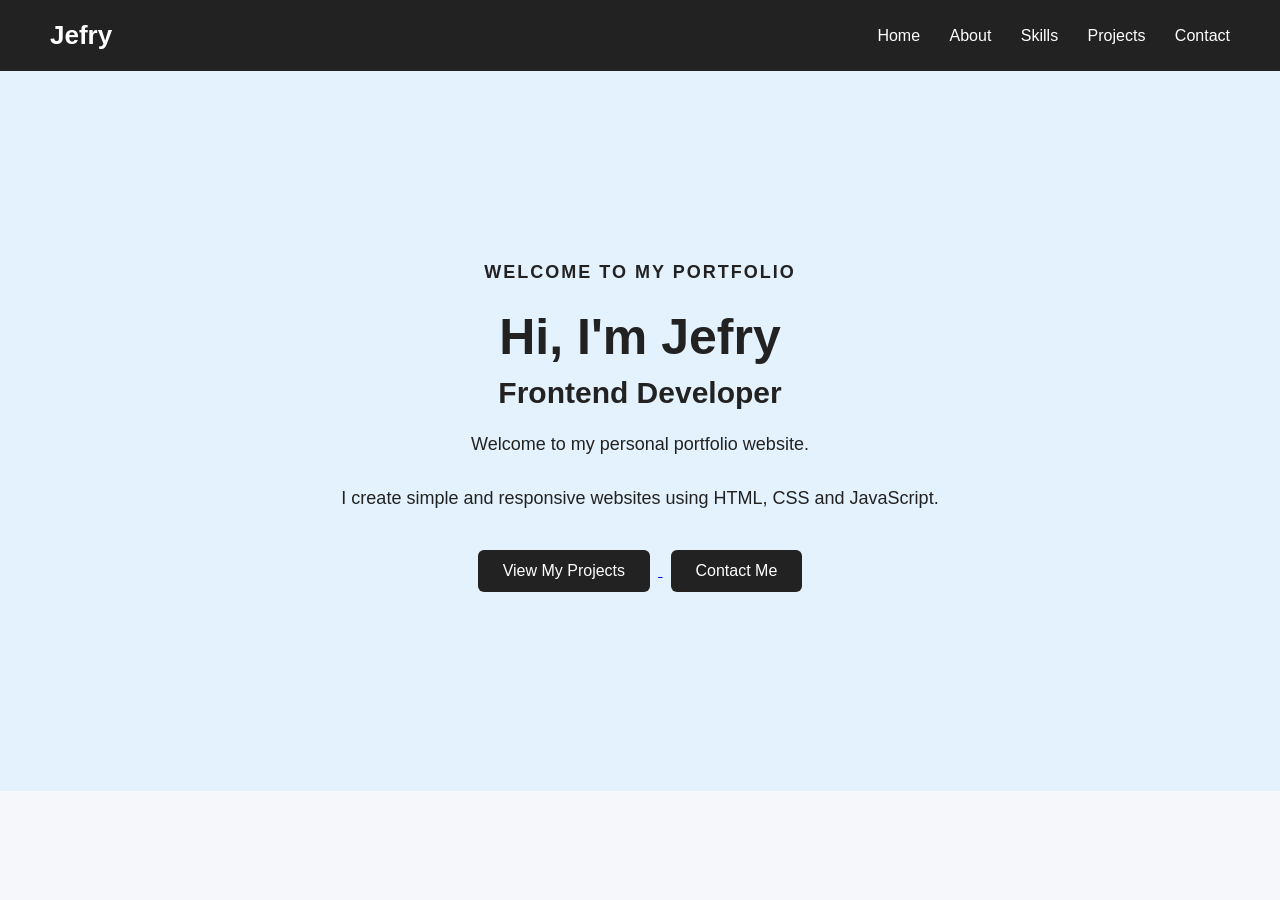
<file: index.html>
<!DOCTYPE html>
<html>
<head>
    <title>Jefry - Frontend Developer</title>
    <link rel="stylesheet" href="style.css">
</head>

<body>

    <nav>
        <h2>Jefry</h2>

        <div>
            <a href="index.html">Home</a>
            <a href="about.html">About</a>
            <a href="skills.html">Skills</a>
            <a href="projects.html">Projects</a>
            <a href="contact.html">Contact</a>
        </div>
    </nav>

    <section id="home">

        <div class="home-content">

            <p class="welcome">WELCOME TO MY PORTFOLIO</p>

            <h1>Hi, I'm Jefry</h1>

            <h2>Frontend Developer</h2>
            <p>Welcome to my personal portfolio website.</p>

            <p>
                I create simple and responsive websites
                using HTML, CSS and JavaScript.
            </p>

            <div class="home-buttons">
                <a href="projects.html">
                    <button>View My Projects</button>
                </a>

                <a href="contact.html">
                    <button>Contact Me</button>
                </a>
            </div>

        </div>

    </section>

</body>
</html>
</file>
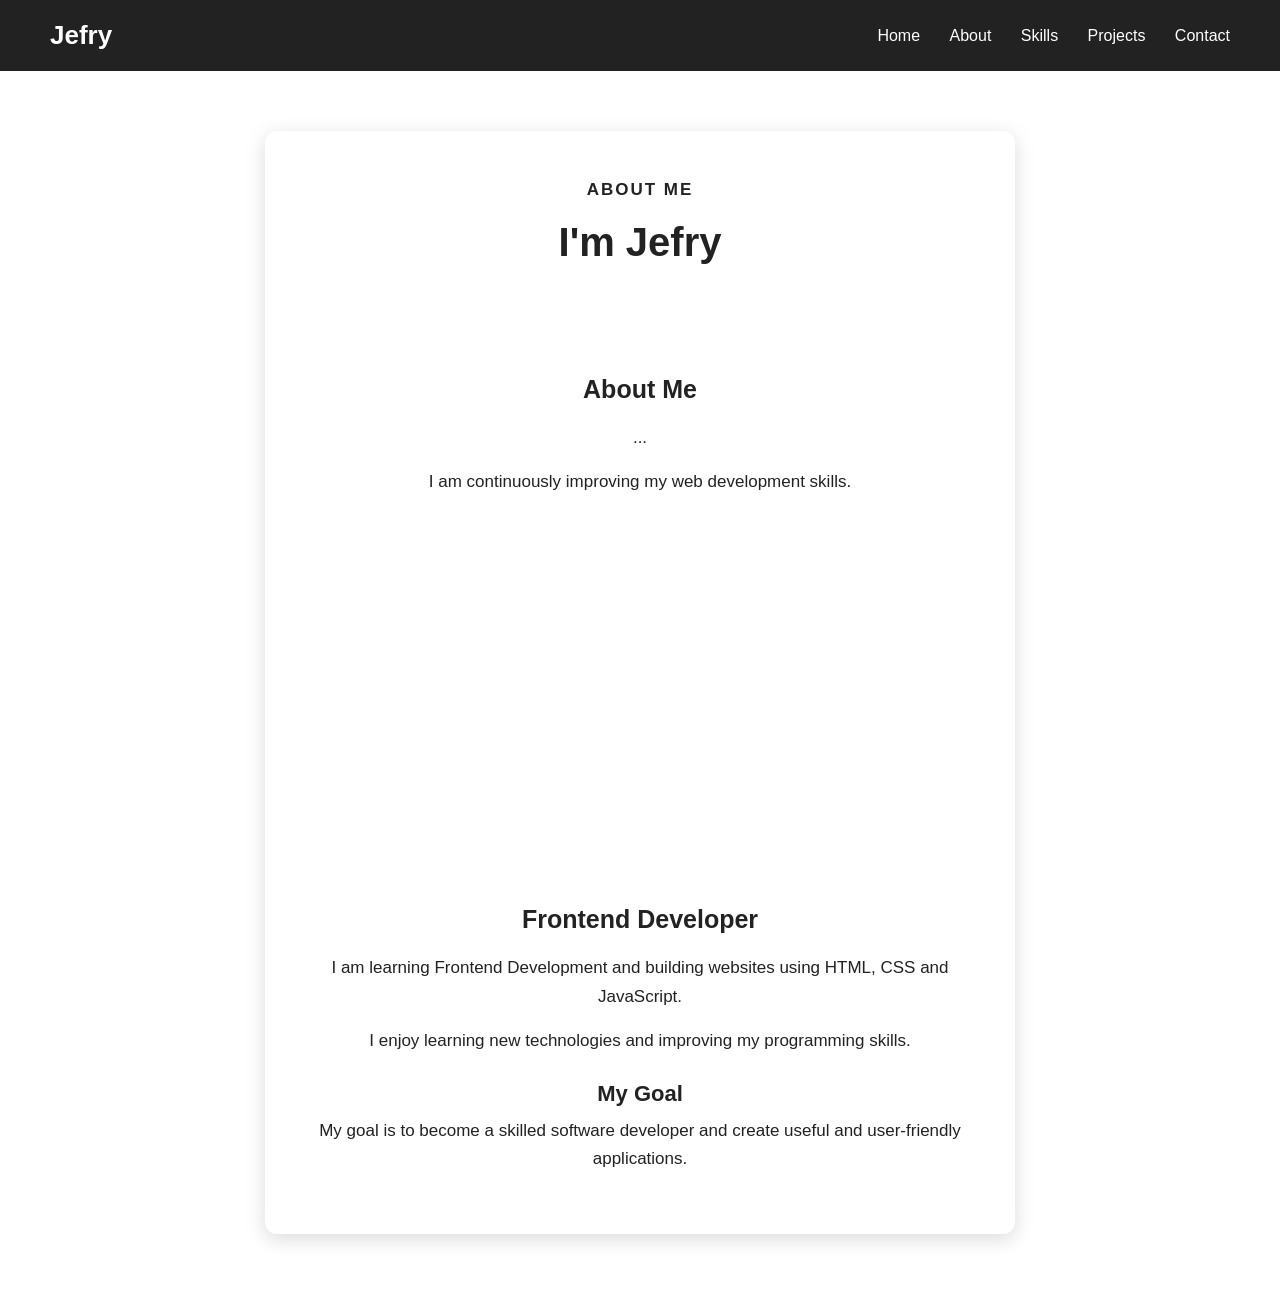
<file: about.html>
<!DOCTYPE html>
<html>
<head>
    <title>About Me - Jefry</title>
    <link rel="stylesheet" href="style.css">
</head>

<body>

    <nav>
        <h2>Jefry</h2>

        <div>
            <a href="index.html">Home</a>
            <a href="about.html">About</a>
            <a href="skills.html">Skills</a>
            <a href="projects.html">Projects</a>
            <a href="contact.html">Contact</a>
        </div>
    </nav>

    <section id="about">

        <div class="about-container">

            <div class="about-card">

                <p class="section-title">ABOUT ME</p>

                <h1>I'm Jefry</h1>
                <section class="about">
    <h2>About Me</h2>
    <p>...</p>
    <p>I am continuously improving my web development skills.</p>
</section>

                <h2>Frontend Developer</h2>

                <p>
                    I am learning Frontend Development and
                    building websites using HTML, CSS and JavaScript.
                </p>

                <p>
                    I enjoy learning new technologies and
                    improving my programming skills.
                </p>

                <h3>My Goal</h3>

                <p>
                    My goal is to become a skilled software developer
                    and create useful and user-friendly applications.
                </p>

            </div>

        </div>

    </section>

</body>
</html>
</file>
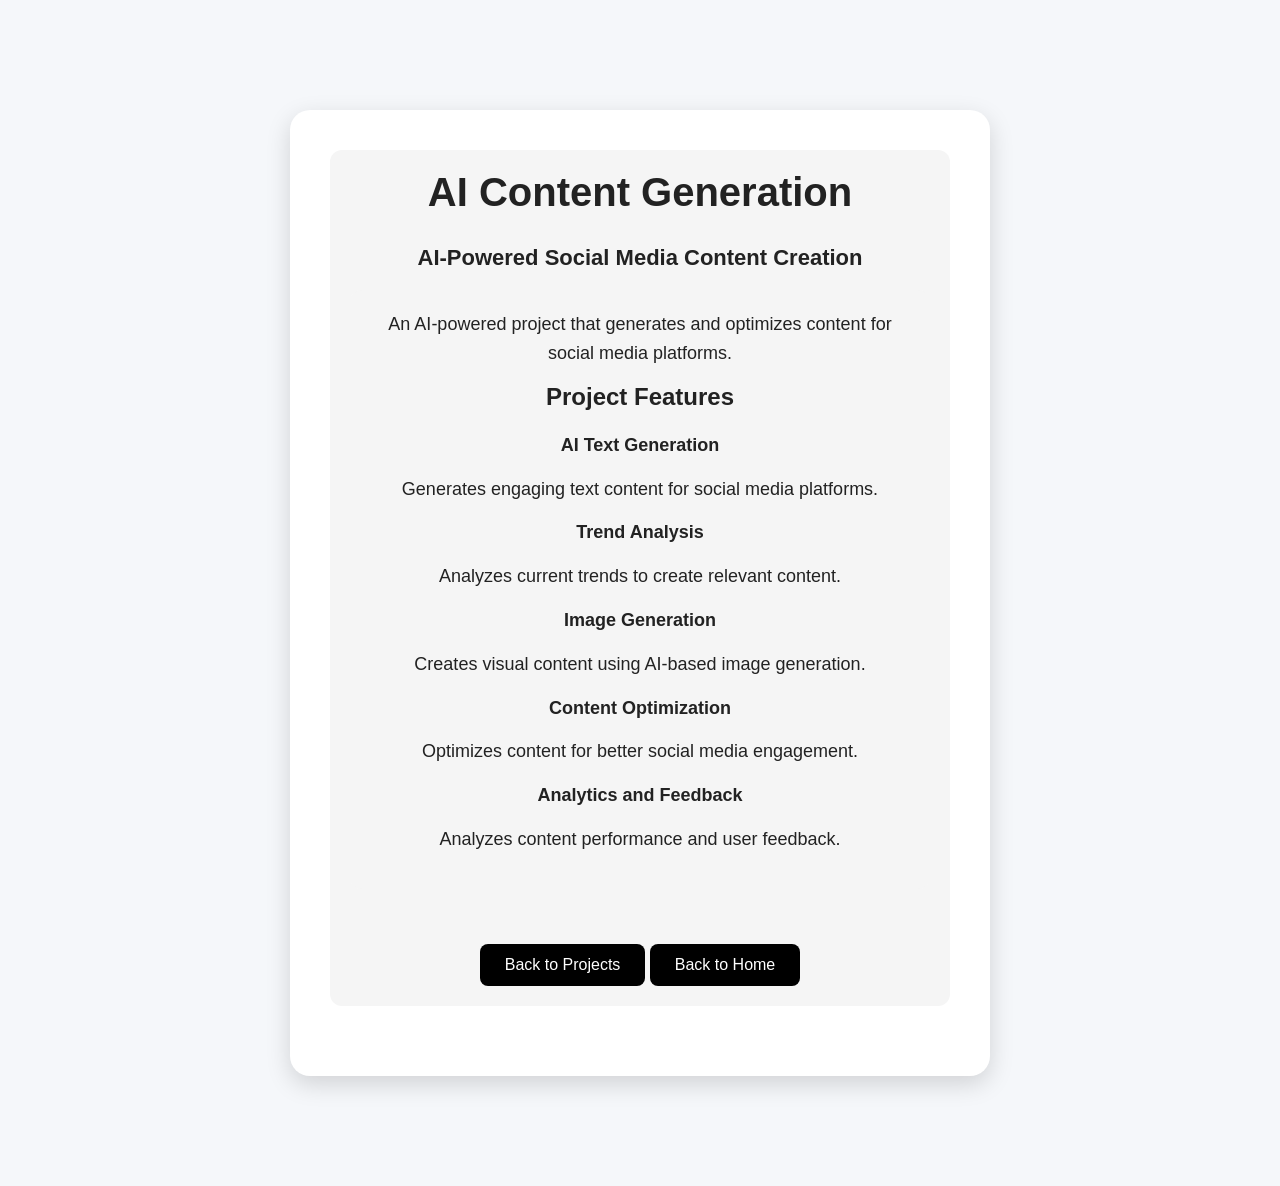
<file: ai-project.html>
<!DOCTYPE html>
<html>
<head>
    <title>AI Content Generation</title>
    <link rel="stylesheet" href="style.css">
    <style>
    body {
        font-family: Arial, sans-serif;
        background: #f5f7fa;
        text-align: center;
        padding: 50px;
    }

    h1 {
        font-size: 40px;
        margin-bottom: 20px;
    }

    p {
        font-size: 18px;
        line-height: 1.6;
    }

    h2 {
        margin-top: 35px;
    }

    ul {
        list-style: none;
        padding: 0;
    }

    li {
        background: white;
        margin: 10px auto;
        padding: 12px;
        max-width: 400px;
        border-radius: 8px;
    }

    a {
        display: inline-block;
        margin-top: 25px;
        text-decoration: none;
        padding: 12px 20px;
        background: black;
        color: white;
        border-radius: 8px;
    }
    .ai-project-card {
    max-width: 700px;
    margin: 60px auto;
    padding: 40px;
    background: white;
    border-radius: 20px;
    box-shadow: 0 8px 25px rgba(0,0,0,0.15);
    text-align: center;
}

.ai-project-card h1 {
    margin-bottom: 25px;
}

.project-description {
    background: #f5f5f5;
    padding: 20px;
    border-radius: 12px;
    margin-bottom: 30px;
}

.ai-project-card a {
    display: inline-block;
    padding: 12px 25px;
    background: black;
    color: white;
    text-decoration: none;
    border-radius: 8px;
}
</style>
</head>

<body>

<div class="ai-project-card">

    <div class="project-description">
        <h1>AI Content Generation</h1>

<p class="project-subtitle">
    AI-Powered Social Media Content Creation
</p>

<div class="project-description">

    <p>
        An AI-powered project that generates and
        optimizes content for social media platforms.
    </p>

    <h2>Project Features</h2>

    <p><strong>AI Text Generation</strong></p>
    <p>Generates engaging text content for social media platforms.</p>

    <p><strong>Trend Analysis</strong></p>
    <p>Analyzes current trends to create relevant content.</p>

    <p><strong>Image Generation</strong></p>
    <p>Creates visual content using AI-based image generation.</p>

    <p><strong>Content Optimization</strong></p>
    <p>Optimizes content for better social media engagement.</p>

    <p><strong>Analytics and Feedback</strong></p>
    <p>Analyzes content performance and user feedback.</p>

</div>


    <a href="projects.html">Back to Projects</a>
<a href="index.html">Back to Home</a>
</div>

</body>
</html>
</file>
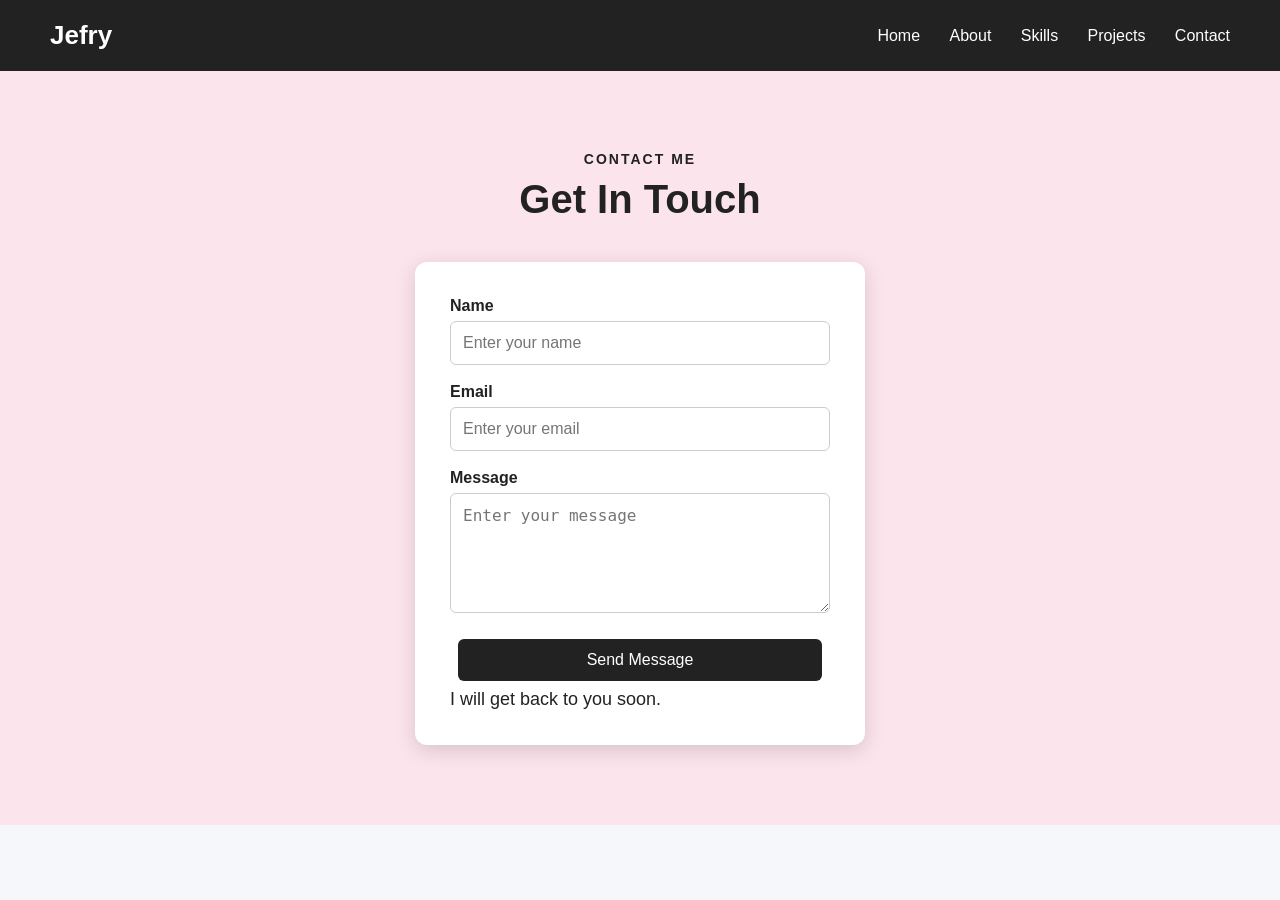
<file: contact.html>
<!DOCTYPE html>
<html>
<head>
    <title>Contact Me - Jefry</title>
    <link rel="stylesheet" href="style.css">
</head>

<body>

    <nav>
        <h2>Jefry</h2>

        <div>
            <a href="index.html">Home</a>
            <a href="about.html">About</a>
            <a href="skills.html">Skills</a>
            <a href="projects.html">Projects</a>
            <a href="contact.html">Contact</a>
        </div>
    </nav>

    <section id="contact">

        <p class="section-title">CONTACT ME</p>

        <h1>Get In Touch</h1>

        <div class="contact-container">

            <div class="contact-card">

                <form onsubmit="validateForm(event)">

                    <label>Name</label>
                    <input type="text" placeholder="Enter your name">

                    <label>Email</label>
                    <input type="email" placeholder="Enter your email">

                    <label>Message</label>
                    <textarea placeholder="Enter your message"></textarea>

                    <button type="submit">Send Message</button>
<p>I will get back to you soon.</p>
                </form>

            </div>

        </div>

    </section>
<script src="script.js"></script>
</body>
</html>
</file>
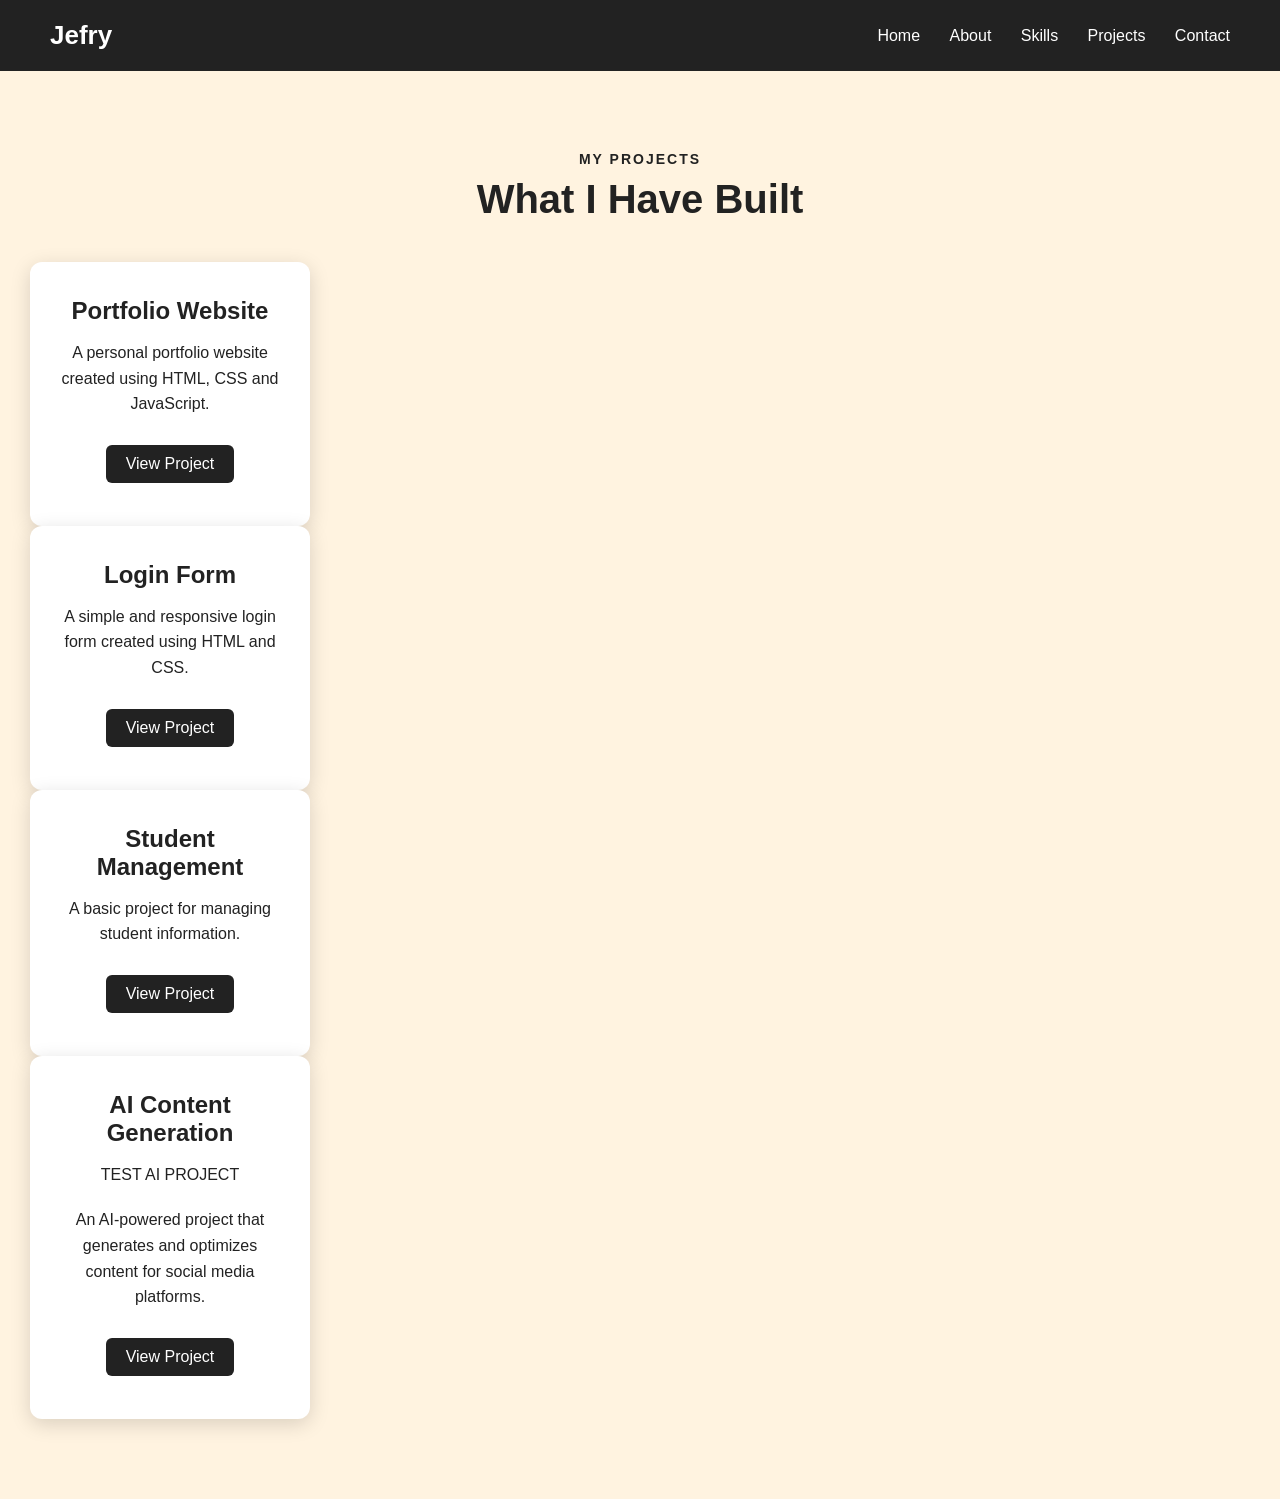
<file: projects.html>
<!DOCTYPE html>
<html>
<head>
    <title>My Projects - Jefry</title>
    <link rel="stylesheet" href="style.css">
</head>

<body>

    <nav>
        <h2>Jefry</h2>

        <div>
            <a href="index.html">Home</a>
            <a href="about.html">About</a>
            <a href="skills.html">Skills</a>
            <a href="projects.html">Projects</a>
            <a href="contact.html">Contact</a>
        </div>
    </nav>

    <section id="projects">

        <p class="section-title">MY PROJECTS</p>

        <h1>What I Have Built</h1>

        <div class="projects-container">

            <div class="project-card">
                <h2>Portfolio Website</h2>

                <p>
                    A personal portfolio website created
                    using HTML, CSS and JavaScript.
                </p>

                <a href="index.html">
                    <button>View Project</button>
                </a>
            </div>

            <div class="project-card">
                <h2>Login Form</h2>

                <p>
                    A simple and responsive login form
                    created using HTML and CSS.
                </p>

                <a href="contact.html">
                    <button>View Project</button>
                </a>
            </div>

            <div class="project-card">
                <h2>Student Management</h2>

                <p>
                    A basic project for managing
                    student information.
                </p>

                <a href="contact.html">
                    <button>View Project</button>
                </a>
            </div>
        <div class="project-card">
            <h2>AI Content Generation</h2>
            <p>TEST AI PROJECT</p>

            <p>
                An AI-powered project that generates
                and optimizes content for social media
                platforms.
            </p>

            <a  href="ai-project.html">
                <button>View Project</button>
            </a>
        </div>
        </div>

    </section>

</body>
</html>
</file>
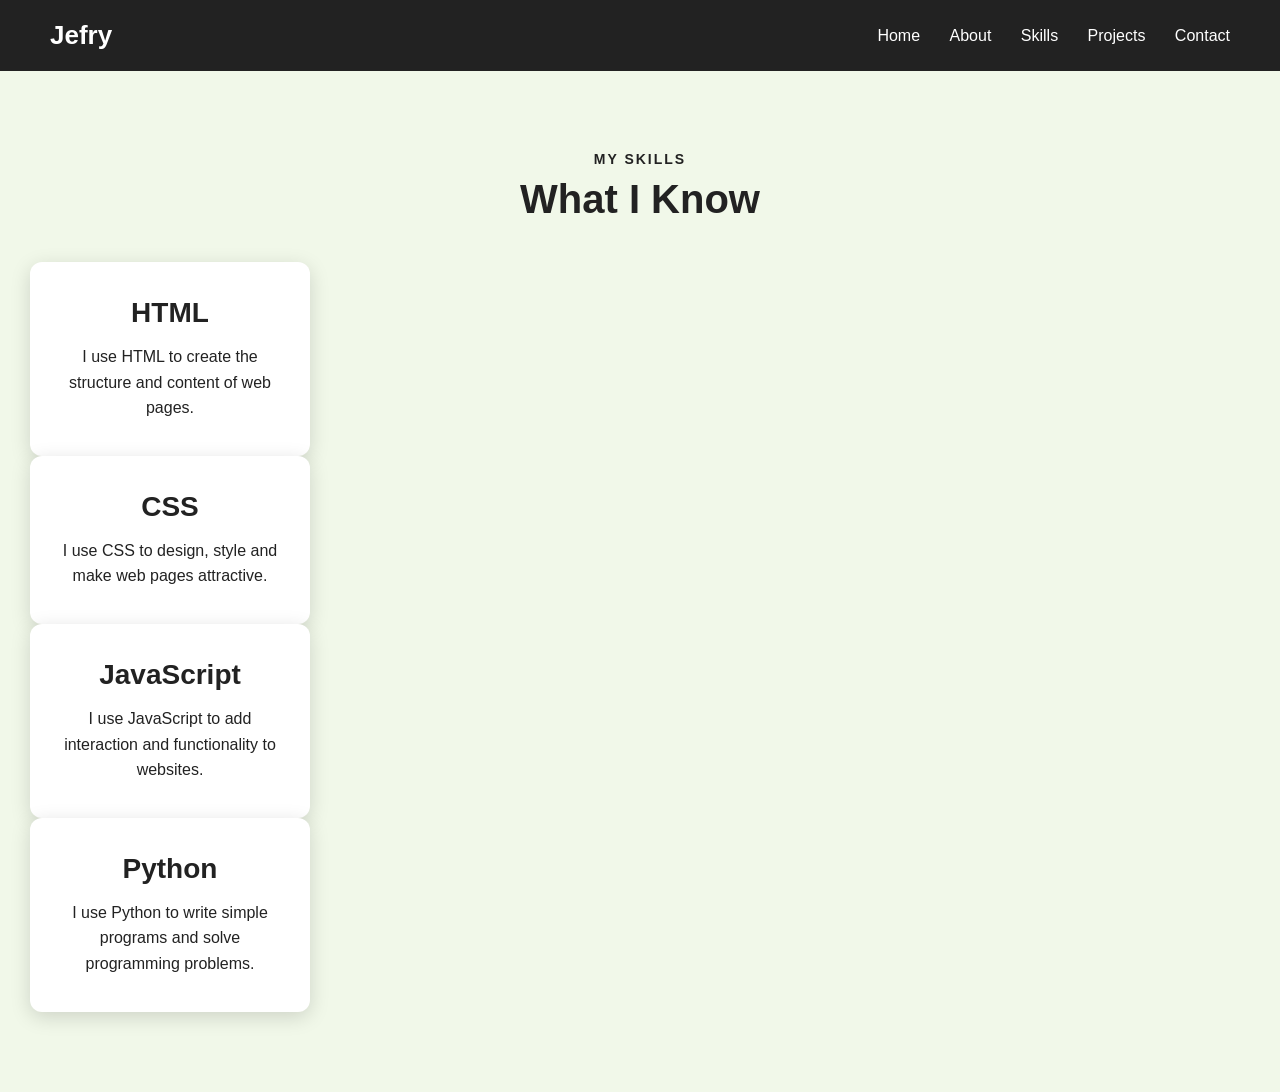
<file: skills.html>
<!DOCTYPE html>
<html>
<head>
    <title>My Skills - Jefry</title>
    <link rel="stylesheet" href="style.css">
</head>

<body>

    <nav>
        <h2>Jefry</h2>

        <div>
            <a href="index.html">Home</a>
            <a href="about.html">About</a>
            <a href="skills.html">Skills</a>
            <a href="projects.html">Projects</a>
            <a href="contact.html">Contact</a>
        </div>
    </nav>

    <section id="skills">

        <p class="section-title">MY SKILLS</p>

        <h1>What I Know</h1>

        <div class="skills-container">

            <div class="skill-card">
                <h2>HTML</h2>
                <p>
                    I use HTML to create the structure
                    and content of web pages.
                </p>
            </div>

            <div class="skill-card">
                <h2>CSS</h2>
                <p>
                    I use CSS to design, style and
                    make web pages attractive.
                </p>
            </div>

            <div class="skill-card">
                <h2>JavaScript</h2>
                <p>
                    I use JavaScript to add interaction
                    and functionality to websites.
                </p>
            </div>
<div class="skill-card">
    <h2>Python</h2>
    <p>
        I use Python to write simple programs
        and solve programming problems.
    </p>
</div>
        </div>

    </section>

</body>
</html>
</file>
<file: style.css>
* {
    margin: 0;
    padding: 0;
    box-sizing: border-box;
}

html {
    scroll-behavior: smooth;
}

body {
    font-family: Arial, sans-serif;
    color: #222;
    background-color: #f5f7fa;
}

/* Navigation */
nav {
    background-color: #222;
    color: white;
    padding: 20px 50px;
    display: flex;
    justify-content: space-between;
    align-items: center;
    position: sticky;
    top: 0;
    z-index: 1000;
}

nav h2 {
    font-size: 26px;
}

nav a {
    color: white;
    text-decoration: none;
    margin-left: 25px;
}

nav a:hover {
    color: #00bcd4;
}

/* Home */
#home {
    min-height: 90vh;
    display: flex;
    align-items: center;
    justify-content: center;
    text-align: center;
    background-color: #e3f2fd;
    padding: 50px 20px;
}

#home h1 {
    font-size: 50px;
    margin-bottom: 10px;
}

#home h2 {
    font-size: 30px;
    margin-bottom: 20px;
}

#home p {
    font-size: 18px;
    margin-bottom: 25px;
}

/* Buttons */
button {
    padding: 12px 25px;
    margin: 8px;
    border: none;
    border-radius: 5px;
    background-color: #222;
    color: white;
    cursor: pointer;
    font-size: 16px;
}

button:hover {
    background-color: #00bcd4;
}

/* Sections */
section {
    min-height: 70vh;
    padding: 100px 30px;
    text-align: center;
}

section h2 {
    font-size: 35px;
    margin-bottom: 20px;
}

section p {
    font-size: 18px;
}

/* About */
#about {
    background-color: white;
}

/* Skills */
#skills {
    background-color: #f1f8e9;
}

/* Projects */
#projects {
    background-color: #fff3e0;
}

/* Contact */
#contact {
    background-color: #fce4ec;
}
skills-container {
    display: flex;
    justify-content: center;
    gap: 25px;
    flex-wrap: wrap;
    margin-top: 40px;
}

.skill-card {
    background-color: white;
    width: 250px;
    padding: 30px 20px;
    border-radius: 10px;
    box-shadow: 0 5px 15px rgba(0, 0, 0, 0.15);
    transition: transform 0.3s;
}

.skill-card h2 {
    margin-bottom: 15px;
}

.skill-card p {
    font-size: 16px;
}

.skill-card:hover {
    transform: translateY(-10px);
}
projects-container {
    display: flex;
    justify-content: center;
    gap: 25px;
    flex-wrap: wrap;
    margin-top: 40px;
}

.project-card {
    background-color: white;
    width: 250px;
    padding: 30px 20px;
    border-radius: 10px;
    box-shadow: 0 5px 15px rgba(0, 0, 0, 0.15);
    transition: transform 0.3s;
    text-align: center;
}

.project-card:hover {
    transform: translateY(-10px);
}

.project-card h2 {
    margin-bottom: 15px;
}

.project-card p {
    font-size: 16px;
}
<section id="contact">
    <h1>Contact Me</h1>

    <div class="contact-container">

        <div class="contact-card">
            <h2>Get In Touch</h2>

            <p>Email: jefry@example.com</p>
            <p>I would be happy to hear from you.</p>

            <button onclick="showMessage()">Send Message</button>
        </div>

    </div>
</section>
/* Mobile Responsive Design */
@media (max-width: 768px) {

    nav {
        padding: 15px 20px;
        flex-direction: column;
        gap: 15px;
    }

    nav h2 {
        font-size: 22px;
    }

    nav a {
        margin-left: 8px;
        font-size: 14px;
    }

    #home h1 {
        font-size: 35px;
    }

    #home h2 {
        font-size: 24px;
    }

    section {
        padding: 80px 20px;
    }

    .skill-card,
    .project-card,
    .contact-card {
        width: 100%;
        max-width: 350px;
    }

    .skills-container,
    .projects-container {
        flex-direction: column;
        align-items: center;
    }
}
#home {
    min-height: 80vh;
    display: flex;
    justify-content: center;
    align-items: center;
    text-align: center;
    padding: 50px 20px;
}

.home-content {
    max-width: 700px;
}

.welcome {
    font-size: 14px;
    font-weight: bold;
    letter-spacing: 2px;
}

.home-content h1 {
    font-size: 55px;
    margin: 15px 0;
}

.home-content h2 {
    font-size: 30px;
    margin-bottom: 20px;
}

.home-content > p:not(.welcome) {
    font-size: 18px;
    line-height: 1.6;
}

.home-buttons {
    margin-top: 30px;
}

.home-buttons button {
    padding: 12px 25px;
    margin: 8px;
    border: none;
    border-radius: 6px;
    cursor: pointer;
    font-size: 16px;
}

.home-buttons button:hover {
    transform: translateY(-3px);
}
#about {
    min-height: 80vh;
    display: flex;
    justify-content: center;
    align-items: center;
    padding: 60px 20px;
}

.about-container {
    width: 100%;
    max-width: 750px;
}

.about-card {
    background-color: white;
    padding: 45px;
    border-radius: 12px;
    box-shadow: 0 5px 20px rgba(0, 0, 0, 0.15);
    text-align: center;
}

.section-title {
    font-size: 14px;
    font-weight: bold;
    letter-spacing: 2px;
    margin-bottom: 15px;
}

.about-card h1 {
    font-size: 40px;
    margin-bottom: 10px;
}

.about-card h2 {
    font-size: 25px;
    margin-bottom: 20px;
}

.about-card h3 {
    font-size: 22px;
    margin-top: 25px;
    margin-bottom: 10px;
}

.about-card p {
    font-size: 17px;
    line-height: 1.7;
    margin-bottom: 15px;
}
#skills {
    min-height: 80vh;
    padding: 80px 30px;
    text-align: center;
}

#skills .section-title {
    margin-bottom: 10px;
}

#skills > h1 {
    font-size: 40px;
    margin-bottom: 40px;
}

.skill-card {
    background-color: white;
    width: 280px;
    padding: 35px 25px;
    border-radius: 12px;
    box-shadow: 0 5px 20px rgba(0, 0, 0, 0.15);
    transition: transform 0.3s, box-shadow 0.3s;
}

.skill-card h2 {
    font-size: 28px;
    margin-bottom: 15px;
}

.skill-card p {
    font-size: 16px;
    line-height: 1.6;
}

.skill-card:hover {
    transform: translateY(-10px);
    box-shadow: 0 10px 25px rgba(0, 0, 0, 0.2);
}
#projects {
    min-height: 80vh;
    padding: 80px 30px;
    text-align: center;
}

#projects .section-title {
    margin-bottom: 10px;
}

#projects > h1 {
    font-size: 40px;
    margin-bottom: 40px;
}

.project-card {
    background-color: white;
    width: 280px;
    padding: 35px 25px;
    border-radius: 12px;
    box-shadow: 0 5px 20px rgba(0, 0, 0, 0.15);
    transition: transform 0.3s, box-shadow 0.3s;
}

.project-card h2 {
    font-size: 24px;
    margin-bottom: 15px;
}

.project-card p {
    font-size: 16px;
    line-height: 1.6;
    margin-bottom: 20px;
}

.project-card:hover {
    transform: translateY(-10px);
    box-shadow: 0 10px 25px rgba(0, 0, 0, 0.2);
}

.project-card button {
    padding: 10px 20px;
    border: none;
    border-radius: 6px;
    background-color: #222;
    color: white;
    cursor: pointer;
}

.project-card button:hover {
    transform: translateY(-2px);
}
#contact {
    min-height: 80vh;
    padding: 80px 30px;
    text-align: center;
}

#contact .section-title {
    margin-bottom: 10px;
}

#contact > h1 {
    font-size: 40px;
    margin-bottom: 40px;
}

.contact-container {
    display: flex;
    justify-content: center;
}

.contact-card {
    background-color: white;
    width: 450px;
    padding: 35px;
    border-radius: 12px;
    box-shadow: 0 5px 20px rgba(0, 0, 0, 0.15);
}

.contact-card form {
    display: flex;
    flex-direction: column;
    text-align: left;
}

.contact-card label {
    margin-bottom: 6px;
    font-weight: bold;
}

.contact-card input,
.contact-card textarea {
    width: 100%;
    padding: 12px;
    margin-bottom: 18px;
    border: 1px solid #ccc;
    border-radius: 6px;
    font-size: 16px;
}

.contact-card textarea {
    min-height: 120px;
    resize: vertical;
}

.contact-card button {
    padding: 12px;
    border: none;
    border-radius: 6px;
    background-color: #222;
    color: white;
    font-size: 16px;
    cursor: pointer;
}

.contact-card button:hover {
    transform: translateY(-2px);
}
.project-subtitle {
    font-size: 22px;
    font-weight: bold;
    margin-bottom: 25px;
}

.project-description {
    background: #f5f5f5;
    padding: 25px;
    border-radius: 12px;
    margin-bottom: 30px;
}

.project-description h2 {
    margin-top: 10px;
    margin-bottom: 20px;
}

.project-description p {
    line-height: 1.6;
    margin-bottom: 15px;
}
</file>
